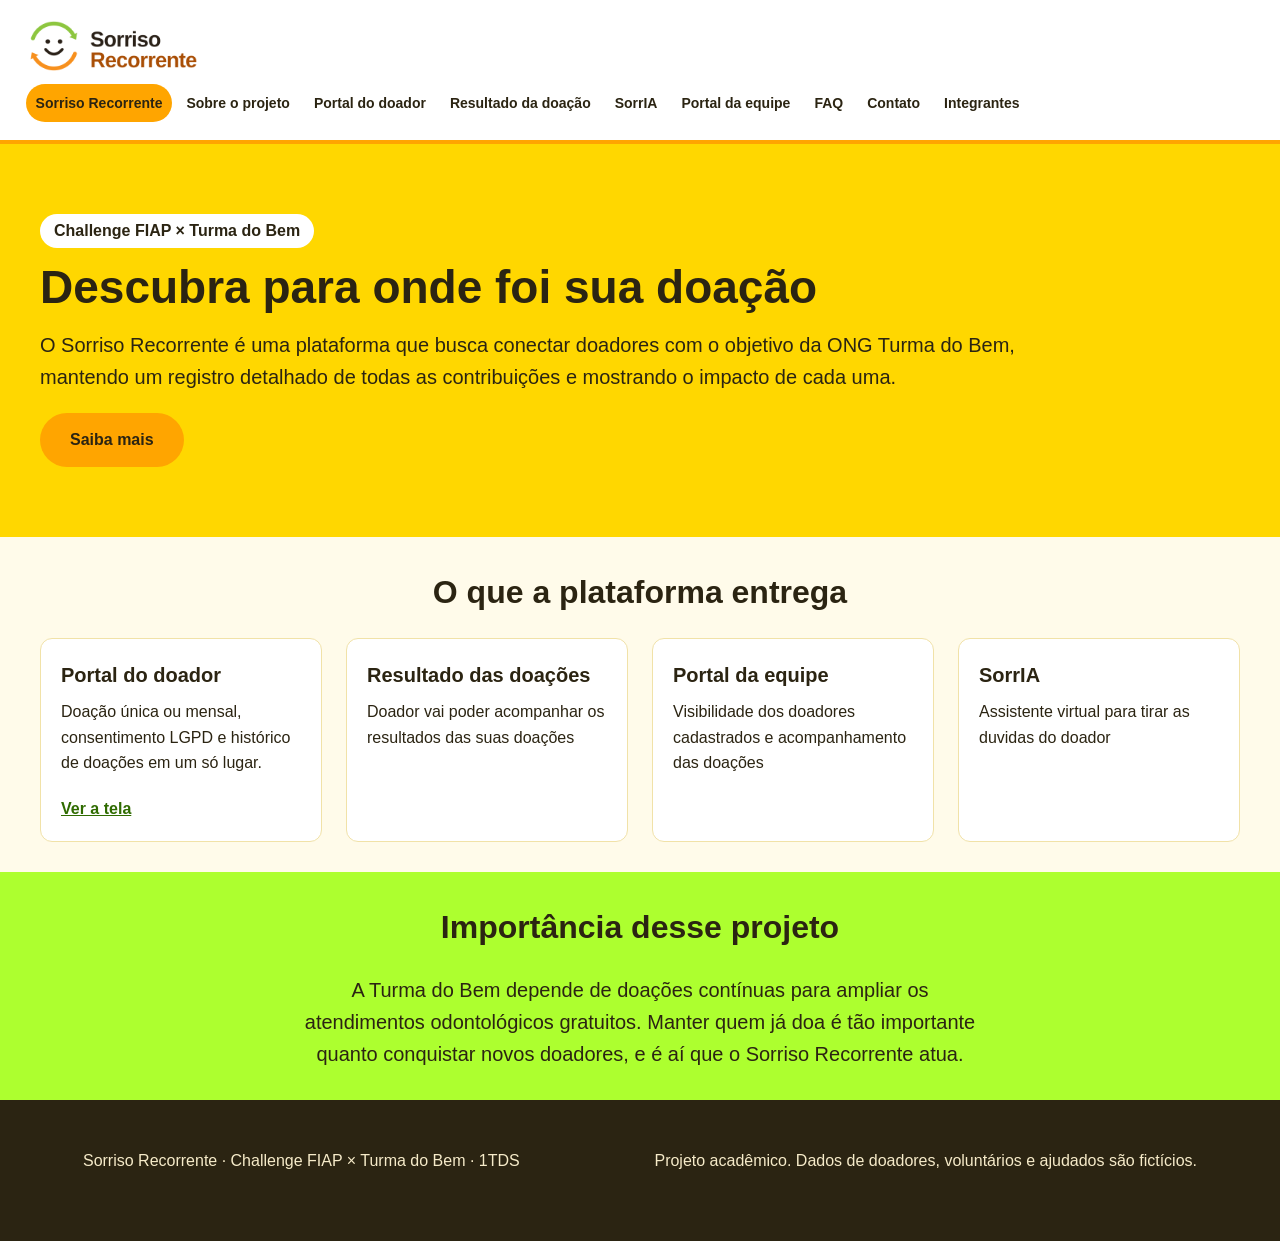
<file: index.html>
<!DOCTYPE html>
<html lang="pt-BR">
<head>
    <meta charset="UTF-8">
    <meta name="viewport" content="width=device-width, initial-scale=1.0">
    <title>Sorriso Recorrente</title>
    <link rel="stylesheet" href="./css/styles.css">
</head>
<body>
    <header class="header">
        <img class="logo" src="./img/logo.png" alt="Logo do Sorriso Recorrente"  width="94" height="70">
        <nav class="menu">
            <a class="btn ativo" href="index.html">Sorriso Recorrente</a>
            <a class="btn" href="sobre.html">Sobre o projeto</a>
            <a class="btn" href="doador.html">Portal do doador</a>
            <a class="btn" href="resultado.html">Resultado da doação</a>
            <a class="btn" href="sorria.html">SorrIA</a>
            <a class="btn" href="equipe.html">Portal da equipe</a>
            <a class="btn" href="faq.html">FAQ</a>
            <a class="btn" href="contato.html">Contato</a>
            <a class="btn" href="integrantes.html">Integrantes</a>
        </nav>
    </header>
    <main>
        <section class="hero">
            <div class="container hero">
                <p class="kicker">Challenge FIAP × Turma do Bem</p>
                <h1>Descubra para onde foi sua doação</h1>
                <p class="lead">O Sorriso Recorrente é uma plataforma que busca conectar doadores com o objetivo da ONG Turma do Bem, mantendo um registro detalhado de todas as contribuições e mostrando o impacto de cada uma.</p>
                <a class="btn" href="sobre.html">Saiba mais</a>
            </div>
        </section>
        <section>
            <div class="container">
                <h2>O que a plataforma entrega</h2>
                <div class="cards">
                    <article class="card">
                        <h3>Portal do doador</h3>
                        <p>Doação única ou mensal, consentimento LGPD e histórico de doações em um só lugar.</p>
                        <a href="">Ver a tela</a>
                    </article>
                    <article class="card">
                        <h3>Resultado das doações</h3>
                        <p>Doador vai poder acompanhar os resultados das suas doações</p>
                    </article>
                    <article class="card">
                        <h3>Portal da equipe</h3>
                        <p>Visibilidade dos doadores cadastrados e acompanhamento das doações</p>
                    </article>
                    <article class="card">
                        <h3>SorrIA</h3>
                        <p>Assistente virtual para tirar as duvidas do doador</p>
                    </article>
                </div>
            </div>
        </section>
        <section class="faixa-verde">
            <div class="container">
                <h2>Importância desse projeto</h2>
                <p>A Turma do Bem depende de doações contínuas para ampliar os atendimentos odontológicos gratuitos. Manter quem já doa é tão importante quanto conquistar novos doadores, e é aí que o Sorriso Recorrente atua.</p>
            </div>
        </section>
    </main>
    <footer class="footer">
        <section class="container footer">
            <p>Sorriso Recorrente · Challenge FIAP × Turma do Bem · 1TDS</p>
        </section>
        <section class="container footer">
            <p>Projeto acadêmico. Dados de doadores, voluntários e ajudados são fictícios.</p>
        </section>
    </footer>
</body>
</html>
</file>
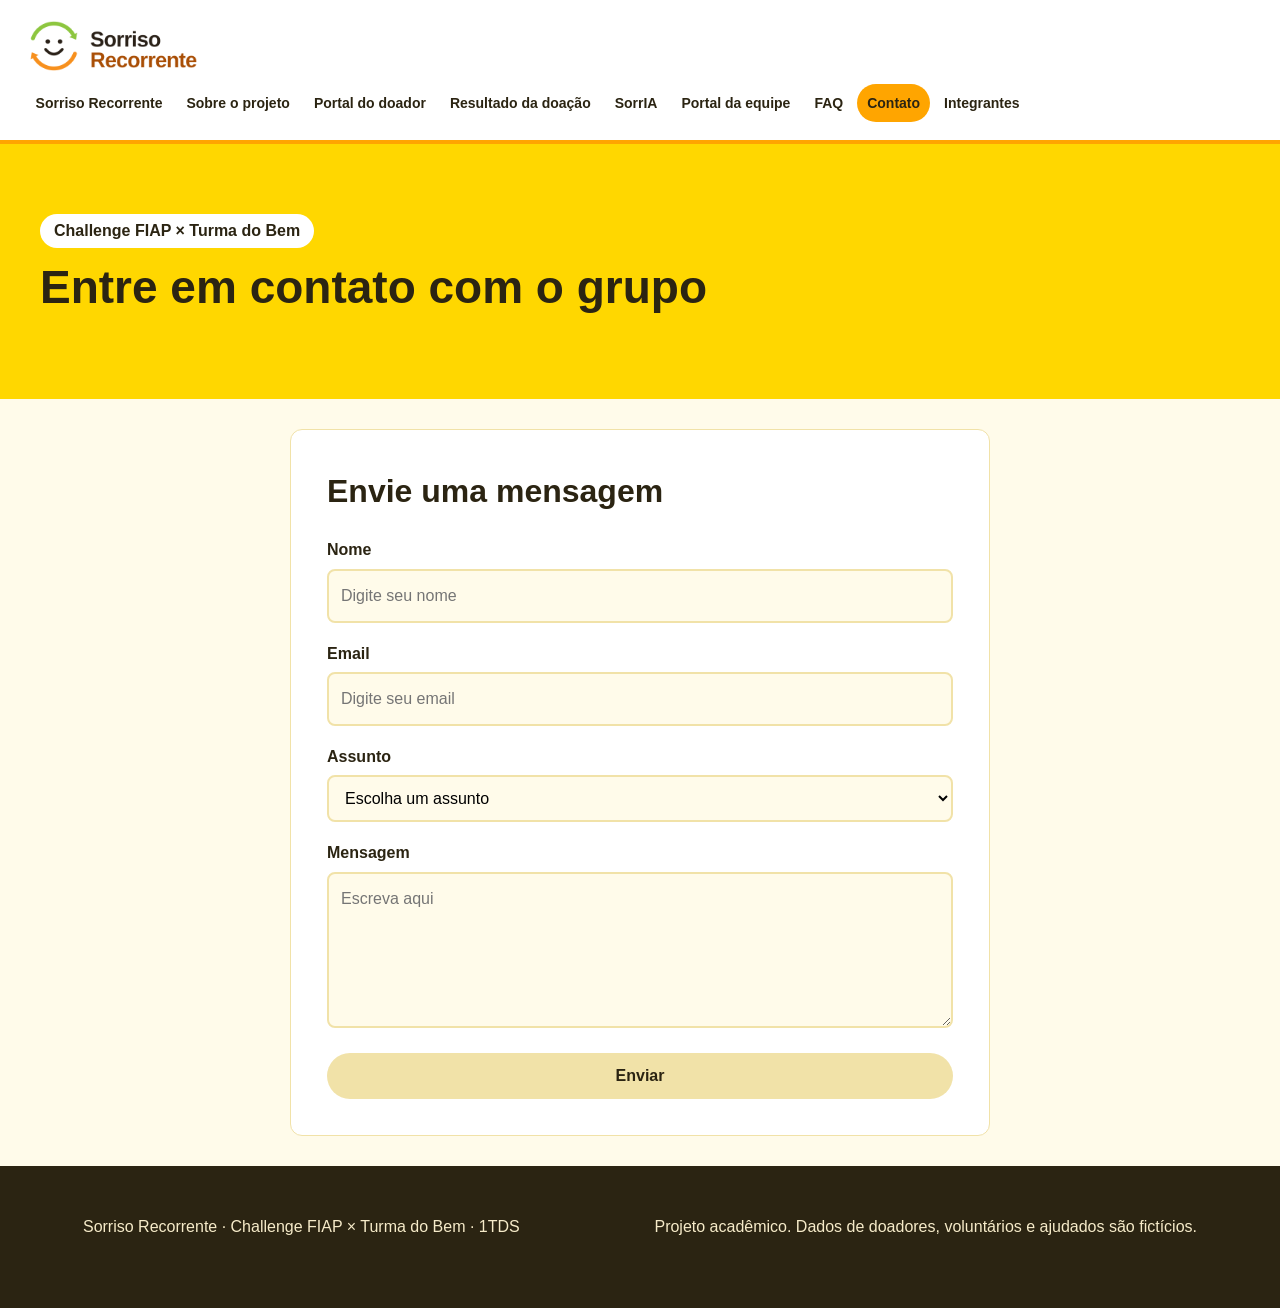
<file: contato.html>
<!DOCTYPE html>
<html lang="pt-BR">
<head>
    <meta charset="UTF-8">
    <meta name="viewport" content="width=device-width, initial-scale=1.0">
    <title>Contato</title>
    <link rel="stylesheet" href="./css/styles.css">
</head>
<body>
    <header class="header">
        <img class="logo" src="./img/logo.png" alt="Logo do Sorriso Recorrente"  width="94" height="70">
        <nav class="menu">
            <a class="btn" href="index.html">Sorriso Recorrente</a>
            <a class="btn" href="sobre.html">Sobre o projeto</a>
            <a class="btn" href="doador.html">Portal do doador</a>
            <a class="btn" href="resultado.html">Resultado da doação</a>
            <a class="btn" href="sorria.html">SorrIA</a>
            <a class="btn" href="equipe.html">Portal da equipe</a>
            <a class="btn" href="faq.html">FAQ</a>
            <a class="btn ativo" href="contato.html">Contato</a>
            <a class="btn" href="integrantes.html">Integrantes</a>
        </nav>
    </header>
    <main>
        <section class="hero">
            <div class="container hero">
                <p class="kicker">Challenge FIAP × Turma do Bem</p>
                <h1>Entre em contato com o grupo</h1>
            </div>
        </section>
        <section class="formulario">
            <form class="formulario" action="contato.html" method="get">
                <h2>Envie uma mensagem</h2>
                    <div class="form">
                        <label for="name">Nome</label>
                        <input required type="text" id="name" name="name" placeholder="Digite seu nome">
                    </div>
                    <div class="form">
                        <label for="email">Email</label>
                        <input inputmode="email" required type="email" id="email" name="email" placeholder="Digite seu email"> <!-- Required - Declara que é obrigatório -->
                    </div>
                    <div class="form">
                        <label for="assunto">Assunto</label>
                        <select id="assunto" name="assunto">
                            <option value="">Escolha um assunto</option>
                            <option value="duvida">Dúvida sobre o projeto</option>
                            <option value="sugestao">Sugestão</option>
                            <option value="outro">Outro assunto</option>
                        </select>
                    </div>
                    <div class="form">
                        <label for="mensagem">Mensagem</label>
                        <textarea id="mensagem" name="mensagem" rows="5" placeholder="Escreva aqui"></textarea>
                    </div>
                <button class="botao" type="submit">Enviar</button>
            </form>
        </section>
    </main>
    <footer class="footer">
        <section class="container footer">
            <p>Sorriso Recorrente · Challenge FIAP × Turma do Bem · 1TDS</p>
        </section>
        <section class="container footer">
            <p>Projeto acadêmico. Dados de doadores, voluntários e ajudados são fictícios.</p>
        </section>
    </footer>
</body>
</html>
</file>
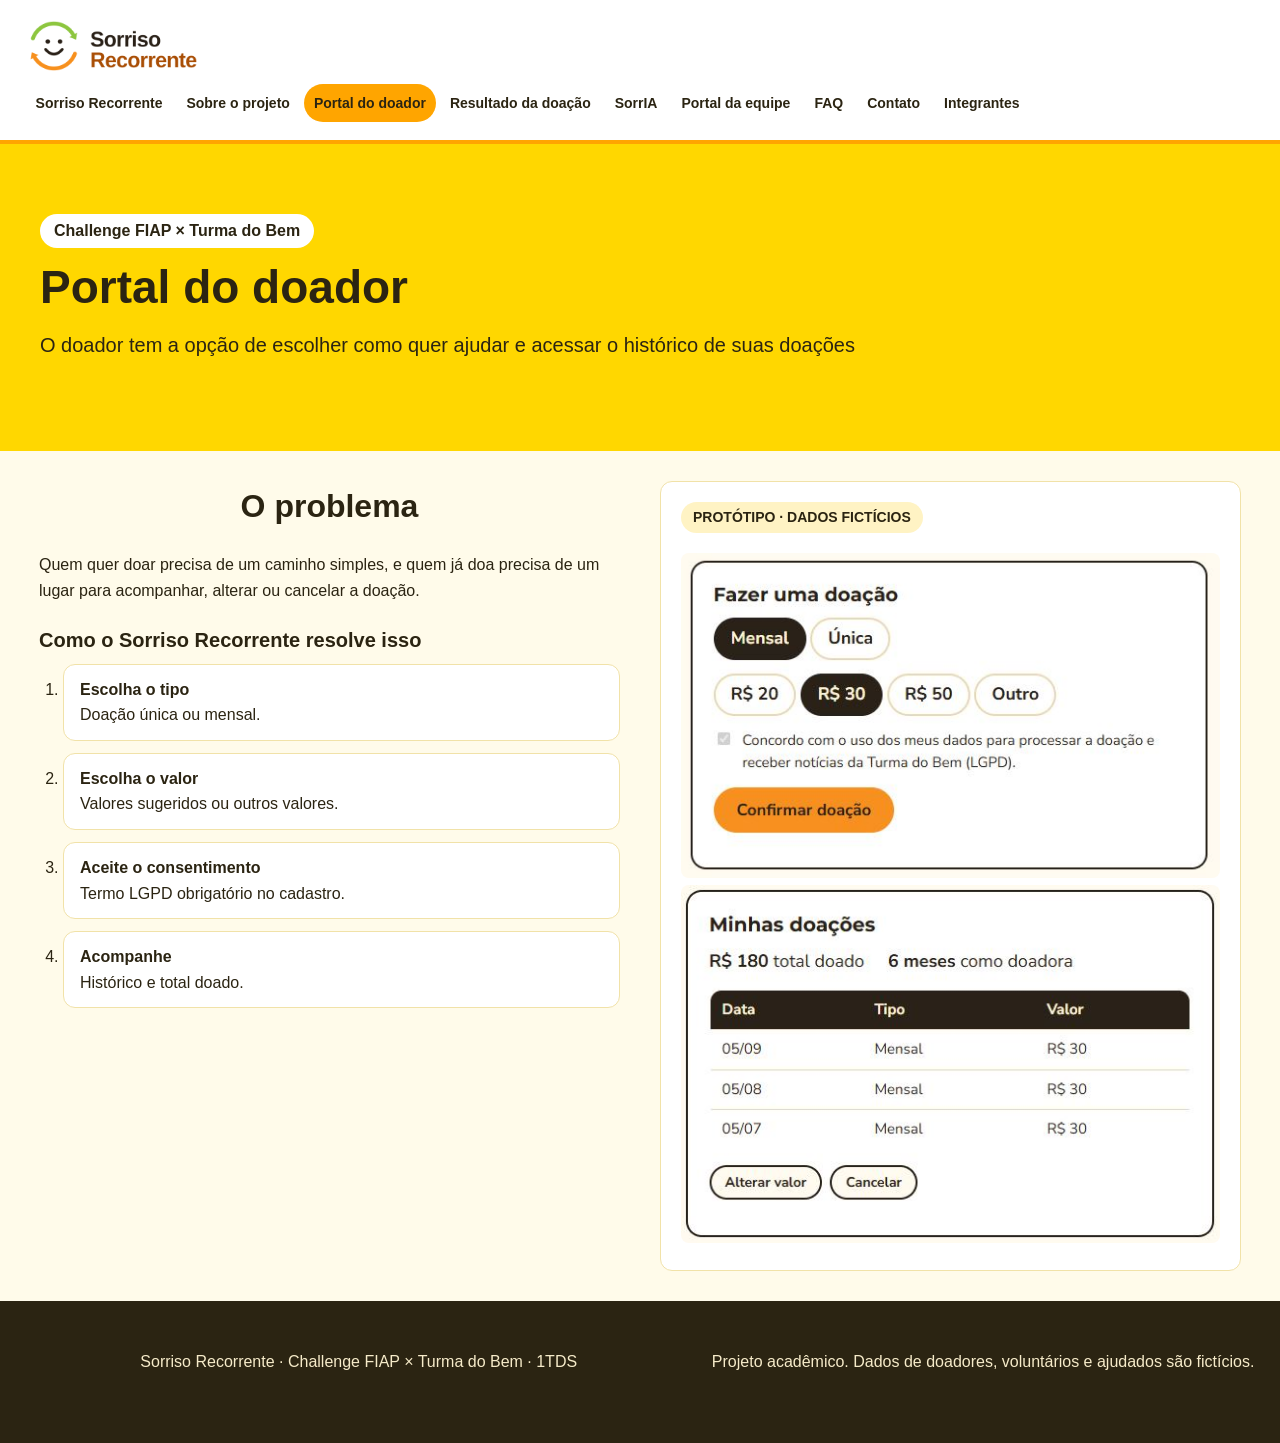
<file: doador.html>
<!DOCTYPE html>
<html lang="pt-BR">
<head>
    <meta charset="UTF-8">
    <meta name="viewport" content="width=device-width, initial-scale=1.0">
    <title>Portal do doador</title>
    <link rel="stylesheet" href="./css/styles.css">
</head>
<body>
    <header class="header">
        <img class="logo" src="./img/logo.png" alt="Logo do Sorriso Recorrente"  width="94" height="70">
        <nav class="menu">
            <a class="btn" href="index.html">Sorriso Recorrente</a>
            <a class="btn" href="sobre.html">Sobre o projeto</a>
            <a class="btn ativo" href="doador.html">Portal do doador</a>
            <a class="btn" href="resultado.html">Resultado da doação</a>
            <a class="btn" href="sorria.html">SorrIA</a>
            <a class="btn" href="equipe.html">Portal da equipe</a>
            <a class="btn" href="faq.html">FAQ</a>
            <a class="btn" href="contato.html">Contato</a>
            <a class="btn" href="integrantes.html">Integrantes</a>
        </nav>
    </header>
    <main>
        <section class="hero">
            <div class="container hero">
                <p class="kicker">Challenge FIAP × Turma do Bem</p>
                <h1>Portal do doador</h1>
                <p class="lead">O doador tem a opção de escolher como quer ajudar e acessar o histórico de suas doações</p>
            </div>
        </section>
        <section class="container-principal">
            <div class="container">
                <h2>O problema</h2>
                <p>Quem quer doar precisa de um caminho simples, e quem já doa precisa de um lugar para acompanhar, alterar ou cancelar a doação.</p>
                <h3>Como o Sorriso Recorrente resolve isso</h3>
                <ol class="lista">
                    <li><strong>Escolha o tipo</strong><span>Doação única ou mensal.</span></li>
                    <li><strong>Escolha o valor</strong><span>Valores sugeridos ou outros valores.</span></li>
                    <li><strong>Aceite o consentimento</strong><span>Termo LGPD obrigatório no cadastro.</span></li>
                    <li><strong>Acompanhe</strong><span>Histórico e total doado.</span></li>
                </ol>
            </div>
            <div class="container imagem">
                <p>Protótipo · dados fictícios</p>
                <img src="./img/doador.valores.JPG" alt="Protótipo do portal do doador exibindo valores para doação">
                <img src="./img/doador.historico.JPG" alt="Protótipo do portal do doador exibindo histórico das doações">
            </div>
        </section>
    </main>
    <footer class="footer">
        <section class="container footer">
            <p>Sorriso Recorrente · Challenge FIAP × Turma do Bem · 1TDS</p>
        </section>
        <section>
            <p>Projeto acadêmico. Dados de doadores, voluntários e ajudados são fictícios.</p>
        </section>
    </footer>
</body>
</html>
</file>
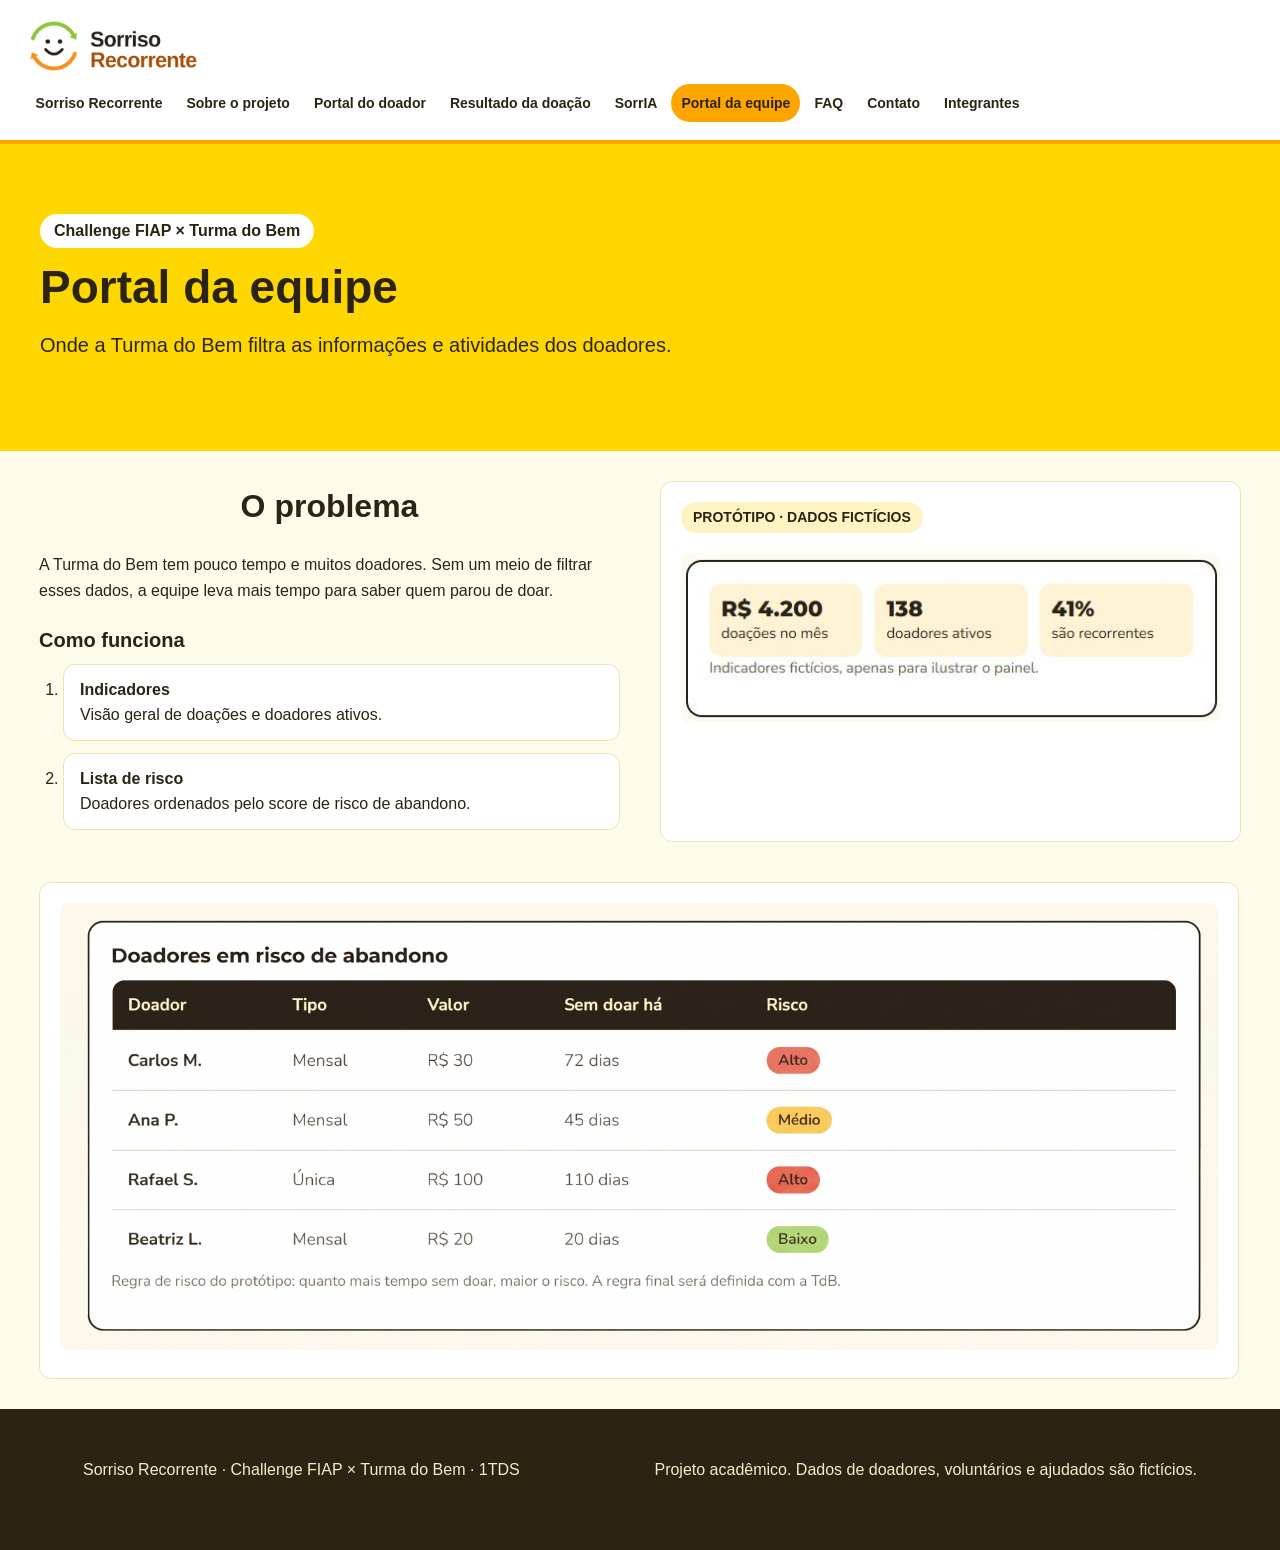
<file: equipe.html>
<!DOCTYPE html>
<html lang="pt-BR">
<head>
    <meta charset="UTF-8">
    <meta name="viewport" content="width=device-width, initial-scale=1.0">
    <title>Portal da equipe</title>
    <link rel="stylesheet" href="./css/styles.css">
</head>
<body>
    <header class="header">
        <img class="logo" src="./img/logo.png" alt="Logo do Sorriso Recorrente"  width="94" height="70">
        <nav class="menu">
            <a class="btn" href="index.html">Sorriso Recorrente</a>
            <a class="btn" href="sobre.html">Sobre o projeto</a>
            <a class="btn" href="doador.html">Portal do doador</a>
            <a class="btn" href="resultado.html">Resultado da doação</a>
            <a class="btn" href="sorria.html">SorrIA</a>
            <a class="btn ativo" href="equipe.html">Portal da equipe</a>
            <a class="btn" href="faq.html">FAQ</a>
            <a class="btn" href="contato.html">Contato</a>
            <a class="btn" href="integrantes.html">Integrantes</a>
        </nav>
    </header>
    <main>
        <section class="hero">
            <div class="container hero">
                <p class="kicker">Challenge FIAP × Turma do Bem</p>
                <h1>Portal da equipe</h1>
                <p class="lead">Onde a Turma do Bem filtra as informações e atividades dos doadores.</p>
            </div>
        </section>
        <section class="container-principal">
            <div class="container">
                <h2>O problema</h2>
                <p>A Turma do Bem tem pouco tempo e muitos doadores. Sem um meio de filtrar esses dados, a equipe leva mais tempo para saber quem parou de doar.</p>
                <h3>Como funciona</h3>
                <ol class="lista">
                    <li><strong>Indicadores</strong><span>Visão geral de doações e doadores ativos.</span></li>
                    <li><strong>Lista de risco</strong><span>Doadores ordenados pelo score de risco de abandono.</span></li>
                </ol>
            </div>
            <div class="container imagem">
                <p>Protótipo · dados fictícios</p>
                <img src="./img/visao.indicadores.JPG" alt="Protótipo do portal do doador exibindo histórico das doações">
            </div>
            <div class="container imagem">
                <img src="./img/lista.risco.jpg" alt="Protótipo do portal da equipe exibindo a lista de risco">
            </div>
        </section>
    </main>
    <footer class="footer">
        <section class="container footer">
            <p>Sorriso Recorrente · Challenge FIAP × Turma do Bem · 1TDS</p>
        </section>
        <section class="container footer">
            <p>Projeto acadêmico. Dados de doadores, voluntários e ajudados são fictícios.</p>
        </section>
    </footer>
</body>
</html>
</file>
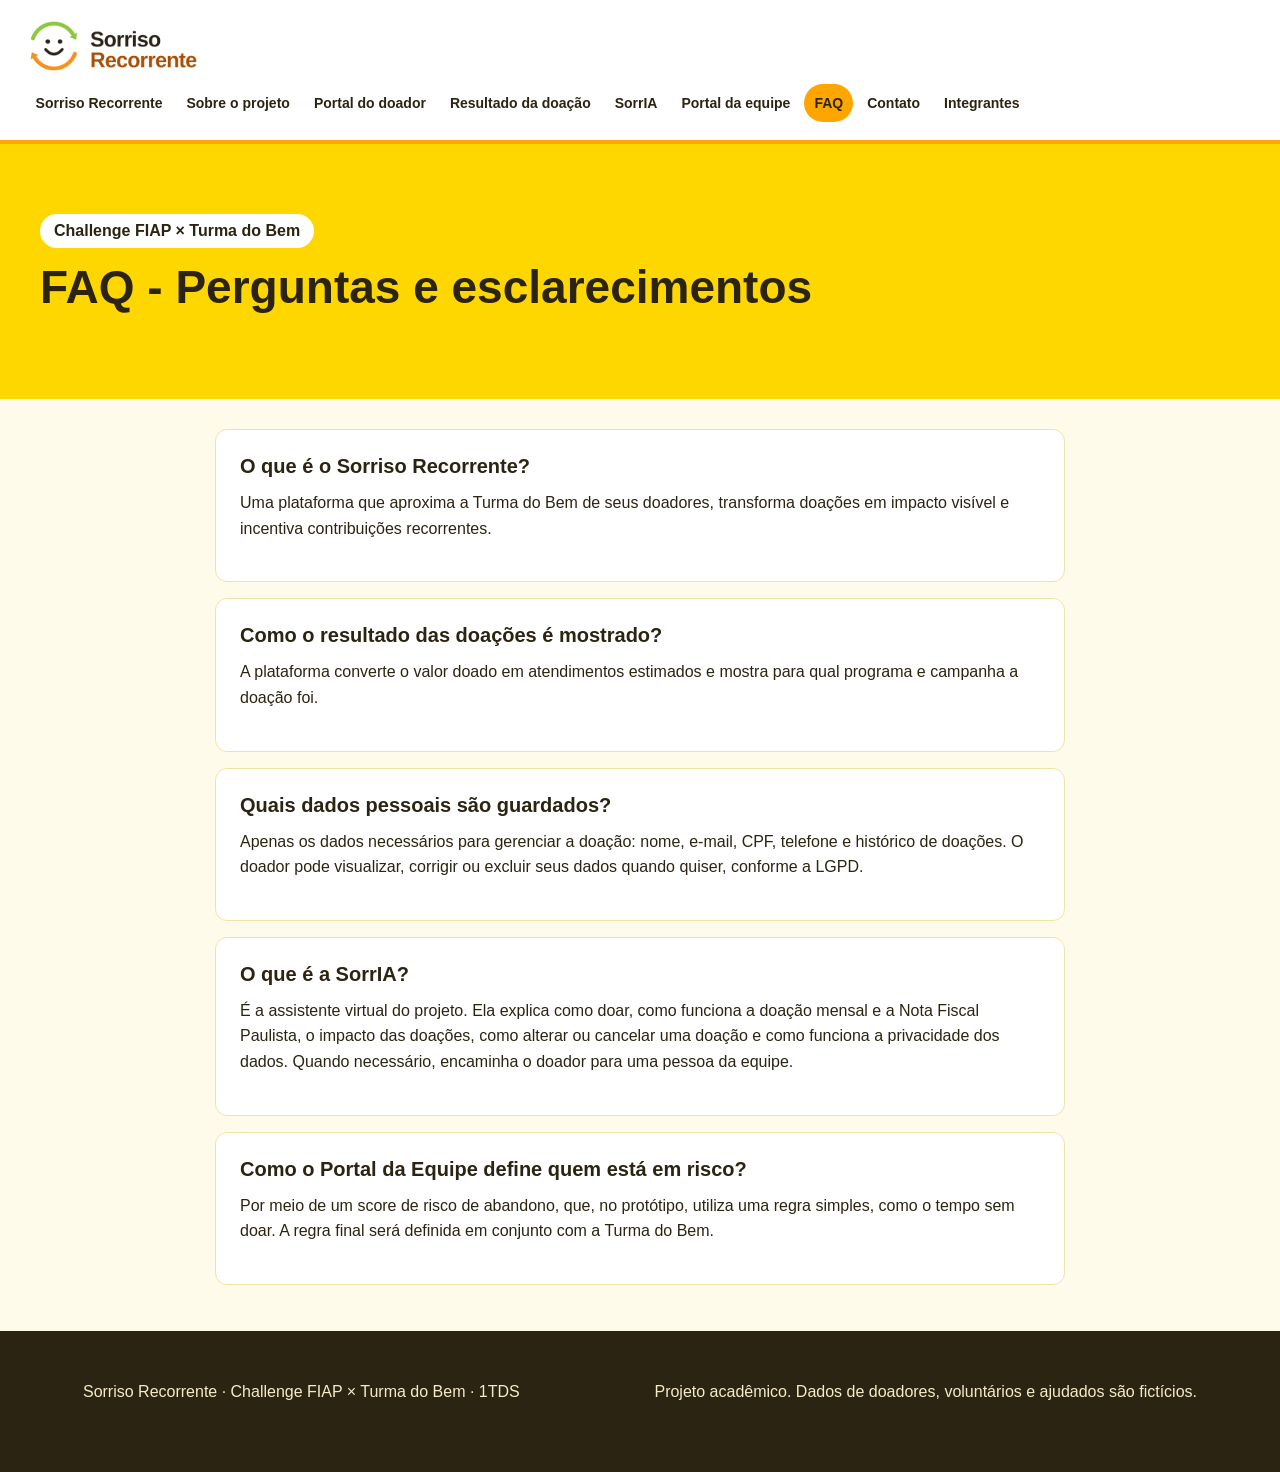
<file: faq.html>
<!DOCTYPE html>
<html lang="pt-BR">
<head>
    <meta charset="UTF-8">
    <meta name="viewport" content="width=device-width, initial-scale=1.0">
    <title>Perguntas e esclarecimentos</title>
    <link rel="stylesheet" href="./css/styles.css">
</head>
<body>
    <header class="header">
        <img class="logo" src="./img/logo.png" alt="Logo do Sorriso Recorrente"  width="94" height="70">
        <nav class="menu">
            <a class="btn" href="index.html">Sorriso Recorrente</a>
            <a class="btn" href="sobre.html">Sobre o projeto</a>
            <a class="btn" href="doador.html">Portal do doador</a>
            <a class="btn" href="resultado.html">Resultado da doação</a>
            <a class="btn" href="sorria.html">SorrIA</a>
            <a class="btn" href="equipe.html">Portal da equipe</a>
            <a class="btn ativo" href="faq.html">FAQ</a>
            <a class="btn" href="contato.html">Contato</a>
            <a class="btn" href="integrantes.html">Integrantes</a>
        </nav>
    </header>
    <main>
        <section class="hero">
            <div class="container hero">
                <p class="kicker">Challenge FIAP × Turma do Bem</p>
                <h1>FAQ - Perguntas e esclarecimentos</h1>
            </div>
        </section>
        <section class="faq">
            <div class="container faq">
                <div class="faq">
                    <h3>O que é o Sorriso Recorrente?</h3>
                    <p>Uma plataforma que aproxima a Turma do Bem de seus doadores, transforma doações em impacto visível e incentiva contribuições recorrentes.</p>
                </div>
                <div class="faq">
                    <h3>Como o resultado das doações é mostrado?</h3>
                    <p>A plataforma converte o valor doado em atendimentos estimados e mostra para qual programa e campanha a doação foi.</p>
                </div>
                <div class="faq">
                    <h3>Quais dados pessoais são guardados?</h3>
                    <p>Apenas os dados necessários para gerenciar a doação: nome, e-mail, CPF, telefone e histórico de doações. O doador pode visualizar, corrigir ou excluir seus dados quando quiser, conforme a LGPD.</p>
                </div>
                <div class="faq">
                    <h3>O que é a SorrIA?</h3>
                    <p>É a assistente virtual do projeto. Ela explica como doar, como funciona a doação mensal e a Nota Fiscal Paulista, o impacto das doações, como alterar ou cancelar uma doação e como funciona a privacidade dos dados. Quando necessário, encaminha o doador para uma pessoa da equipe.</p>
                </div>
                <div class="faq">
                    <h3>Como o Portal da Equipe define quem está em risco?</h3>
                    <p>Por meio de um score de risco de abandono, que, no protótipo, utiliza uma regra simples, como o tempo sem doar. A regra final será definida em conjunto com a Turma do Bem.</p>
                </div>
            </div>
        </section>
    </main>
    <footer class="footer">
        <section class="container footer"           >
            <p>Sorriso Recorrente · Challenge FIAP × Turma do Bem · 1TDS</p>
        </section>
        <section class="container footer">
            <p>Projeto acadêmico. Dados de doadores, voluntários e ajudados são fictícios.</p>
        </section>
    </footer>
</body>
</html>
</file>
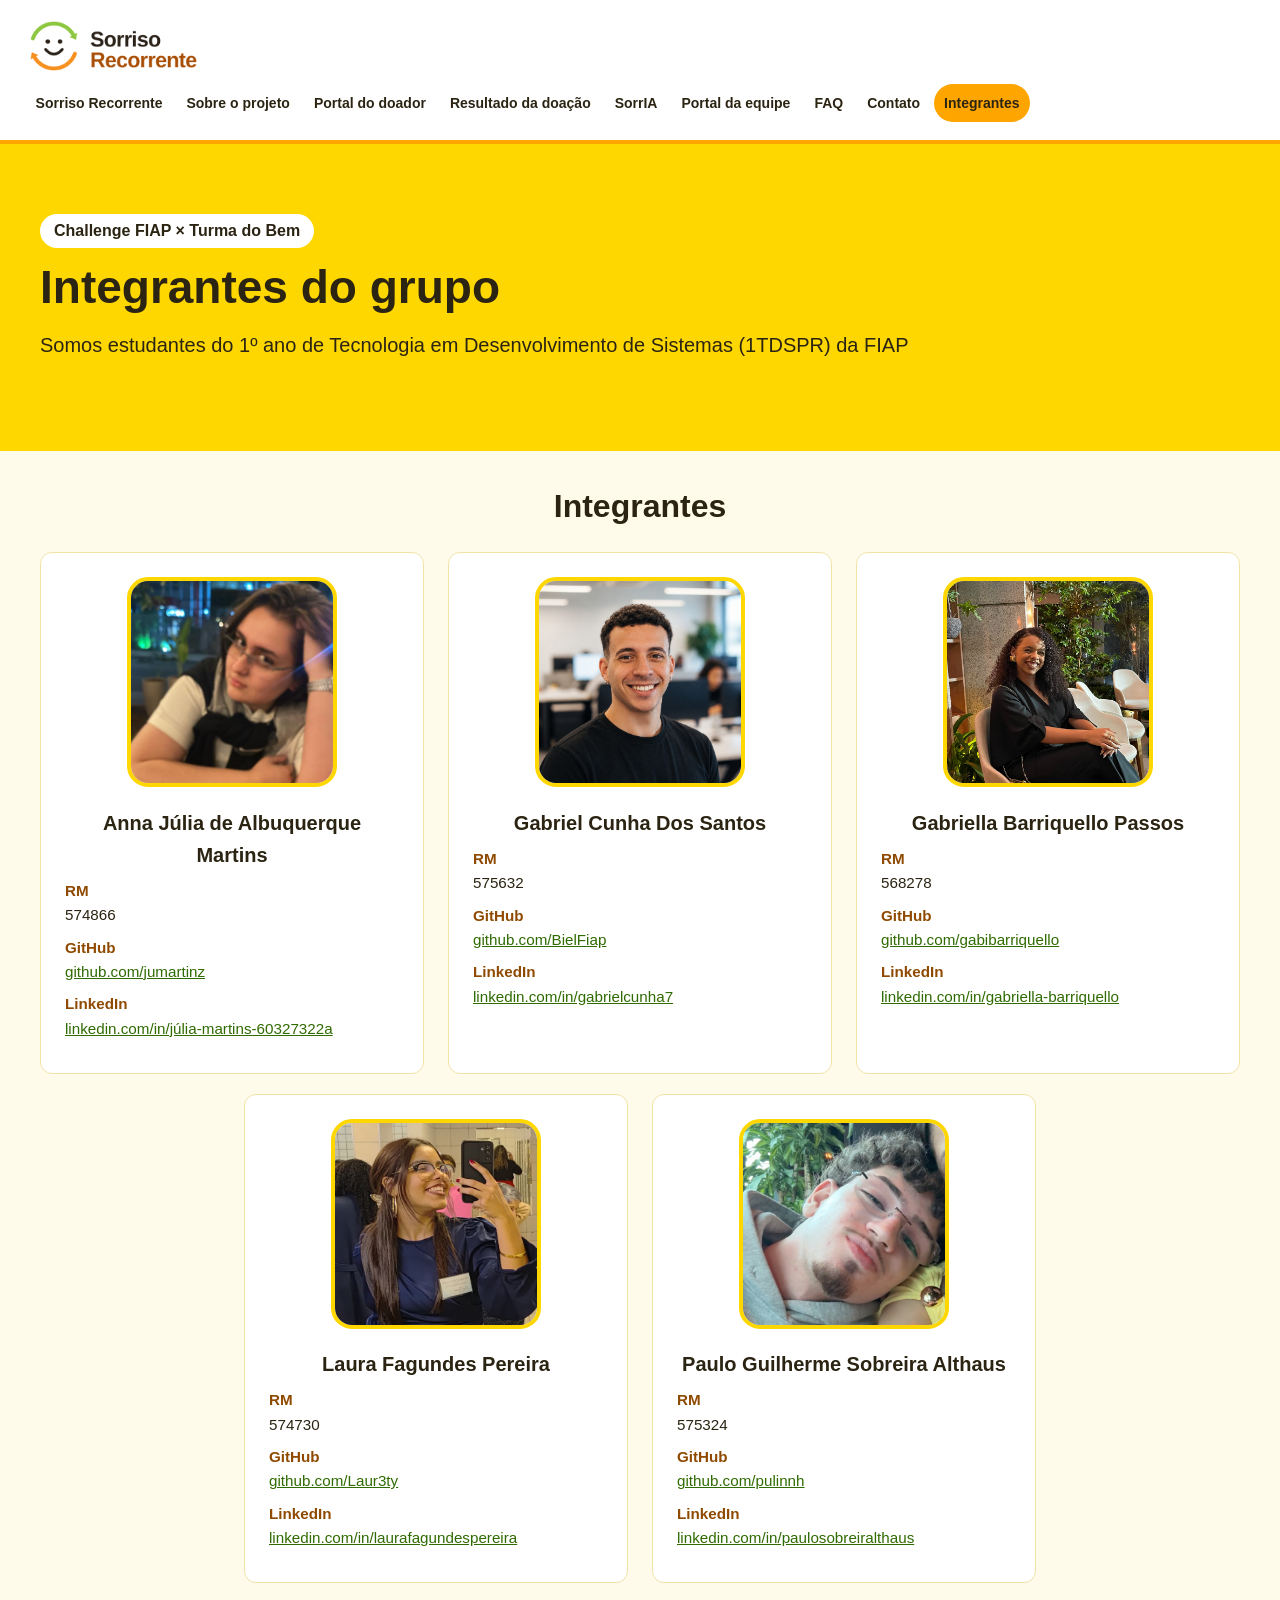
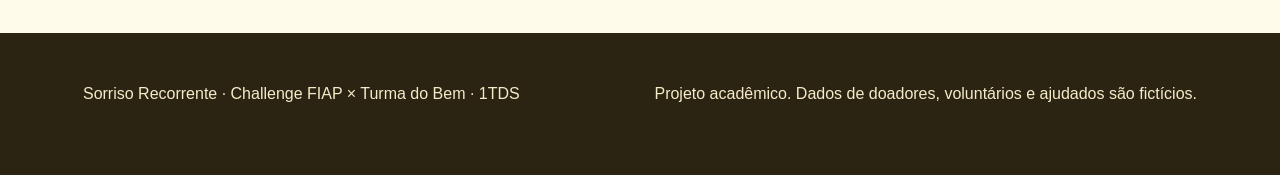
<file: integrantes.html>
<!DOCTYPE html>
<html lang="pt-BR">
<head>
    <meta charset="UTF-8">
    <meta name="viewport" content="width=device-width, initial-scale=1.0">
    <title>Integrantes</title>
    <link rel="stylesheet" href="./css/styles.css">
</head>
<body>
    <header class="header">
        <img class="logo" src="./img/logo.png" alt="Logo do Sorriso Recorrente"  width="94" height="70">
        <nav class="menu">
            <a class="btn" href="index.html">Sorriso Recorrente</a>
            <a class="btn" href="sobre.html">Sobre o projeto</a>
            <a class="btn" href="doador.html">Portal do doador</a>
            <a class="btn" href="resultado.html">Resultado da doação</a>
            <a class="btn" href="sorria.html">SorrIA</a>
            <a class="btn" href="equipe.html">Portal da equipe</a>
            <a class="btn" href="faq.html">FAQ</a>
            <a class="btn" href="contato.html">Contato</a>
            <a class="btn ativo" href="integrantes.html">Integrantes</a>
        </nav>
    </header>
    <main>
        <section class="hero">
            <div class="container hero">
                <p class="kicker">Challenge FIAP × Turma do Bem</p>
                <h1>Integrantes do grupo</h1>
                <p class="lead">Somos estudantes do 1º ano de Tecnologia em Desenvolvimento de Sistemas (1TDSPR) da FIAP</p>
            </div>
        </section>
        <section class="integrantes">
            <div class="container integrantes">
                <h2>Integrantes</h2>
                <div class="integrantes">
                    <article class="integrante">
                        <img src="img/annajulia.jpeg" alt="Anna Júlia de Albuquerque Martins" width="120" height="120">
                        <h3>Anna Júlia de Albuquerque Martins</h3>
                        <dl>
                            <dt>RM</dt><dd>574866</dd>
                            <dt>GitHub</dt><dd><a href="https://github.com/jumartinz" target="_blank">github.com/jumartinz</a></dd>
                            <dt>LinkedIn</dt><dd><a href="https://linkedin.com/in/júlia-martins-60327322a" target="_blank">linkedin.com/in/júlia-martins-60327322a</a></dd>
                        </dl>
                    </article>
                    <article class="integrante">
                        <img src="./img/gabriel.jpeg" alt="Gabriel Cunha Dos Santos" width="120" height="120">
                        <h3>Gabriel Cunha Dos Santos</h3>
                        <dl>
                            <dt>RM</dt><dd>575632</dd>
                            <dt>GitHub</dt><dd><a href="https://github.com/BielFiap" target="_blank">github.com/BielFiap</a></dd>
                            <dt>LinkedIn</dt><dd><a href="https://www.linkedin.com/in/gabrielcunha7" target="_blank">linkedin.com/in/gabrielcunha7</a></dd>
                        </dl>
                    </article>
                    <article class="integrante">
                        <img src="./img/gabi.jpeg" alt="Gabriella Barriquello Passos" width="120" height="120">
                        <h3>Gabriella Barriquello Passos</h3>
                        <dl>
                            <dt>RM</dt><dd>568278</dd>
                            <dt>GitHub</dt><dd><a href="https://github.com/gabibarriquello" target="_blank">github.com/gabibarriquello</a></dd>
                            <dt>LinkedIn</dt><dd><a href="https://www.linkedin.com/in/gabriella-barriquello" target="_blank">linkedin.com/in/gabriella-barriquello</a></dd>
                        </dl>
                    </article>
                    <article class="integrante">
                        <img src="./img/laura.jpeg" alt="Laura Fagundes Pereira" width="120" height="120">
                        <h3>Laura Fagundes Pereira</h3>
                        <dl>
                            <dt>RM</dt><dd>574730</dd>
                            <dt>GitHub</dt><dd><a href="https://github.com/Laur3ty" target="_blank">github.com/Laur3ty</a></dd>
                            <dt>LinkedIn</dt><dd><a href="https://www.linkedin.com/in/laurafagundespereira" target="_blank">linkedin.com/in/laurafagundespereira</a></dd>
                        </dl>
                    </article>
                    <article class="integrante">
                        <img src="img/Paulo Sobreira.jpeg" alt="Paulo Guilherme Sobreira Althaus" width="120" height="120">
                        <h3>Paulo Guilherme Sobreira Althaus</h3>
                        <dl>
                            <dt>RM</dt><dd>575324</dd>
                            <dt>GitHub</dt><dd><a href="https://github.com/pulinnh" target="_blank">github.com/pulinnh</a></dd>
                            <dt>LinkedIn</dt><dd><a href="https://linkedin.com/in/paulosobreiralthaus" target="_blank">linkedin.com/in/paulosobreiralthaus</a></dd>
                        </dl>
                    </article>
                </div>
            </div>
        </section>
    </main>
    <footer class="footer">
        <section class="container footer">
            <p>Sorriso Recorrente · Challenge FIAP × Turma do Bem · 1TDS</p>
        </section>
        <section class="container footer">
            <p>Projeto acadêmico. Dados de doadores, voluntários e ajudados são fictícios.</p>
        </section>
    </footer>
</body>
</html>
</file>
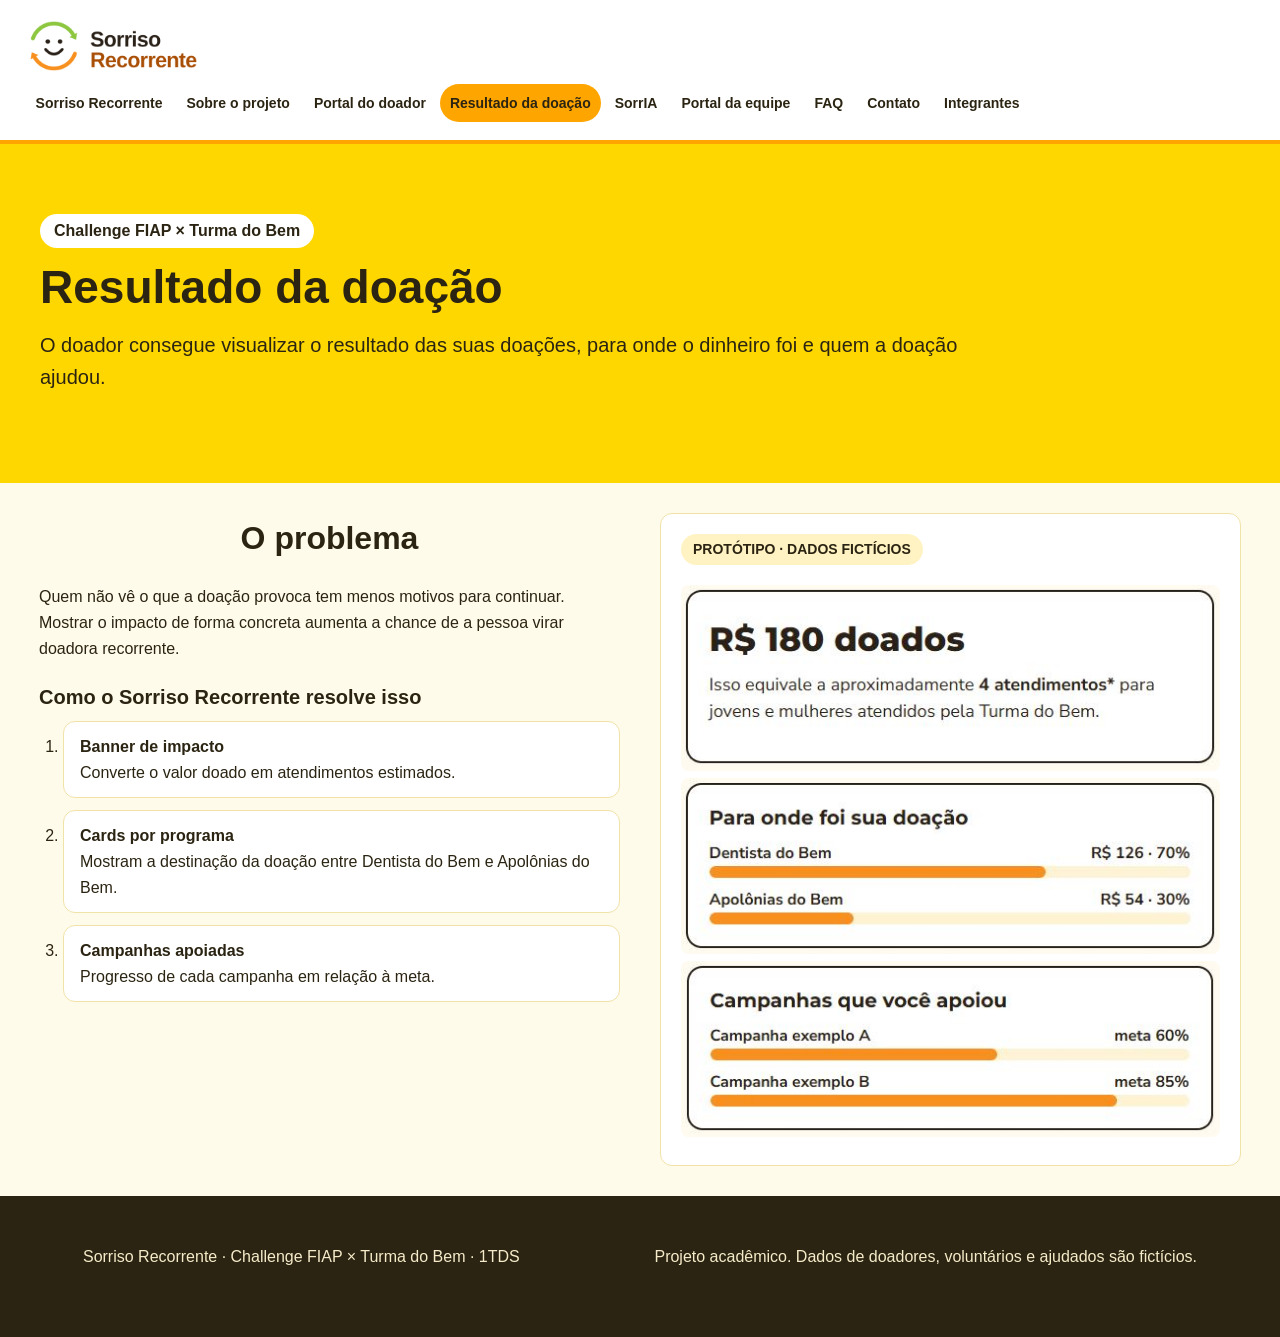
<file: resultado.html>
<!DOCTYPE html>
<html lang="pt-BR">
<head>
    <meta charset="UTF-8">
    <meta name="viewport" content="width=device-width, initial-scale=1.0">
    <title>Resultado da doação</title>
    <link rel="stylesheet" href="./css/styles.css">
</head>
<body>
    <header class="header">
        <img class="logo" src="./img/logo.png" alt="Logo do Sorriso Recorrente"  width="94" height="70">
        <nav class="menu">
            <a class="btn" href="index.html">Sorriso Recorrente</a>
            <a class="btn" href="sobre.html">Sobre o projeto</a>
            <a class="btn" href="doador.html">Portal do doador</a>
            <a class="btn ativo" href="resultado.html">Resultado da doação</a>
            <a class="btn" href="sorria.html">SorrIA</a>
            <a class="btn" href="equipe.html">Portal da equipe</a>
            <a class="btn" href="faq.html">FAQ</a>
            <a class="btn" href="contato.html">Contato</a>
            <a class="btn" href="integrantes.html">Integrantes</a>
        </nav>
    </header>
    <main>
        <section class="hero">
            <div class="container hero">
                <p class="kicker">Challenge FIAP × Turma do Bem</p>
                <h1>Resultado da doação</h1>
                <p class="lead">O doador consegue visualizar o resultado das suas doações, para onde o dinheiro foi e quem a doação ajudou.</p>
            </div>
        </section>
        <section class="container-principal">
            <div class="container">
                <h2>O problema</h2>
                <p>Quem não vê o que a doação provoca tem menos motivos para continuar. Mostrar o impacto de forma concreta aumenta a chance de a pessoa virar doadora recorrente.</p>
                <h3>Como o Sorriso Recorrente resolve isso</h3>
                <ol class="lista">
                    <li><strong>Banner de impacto</strong><span>Converte o valor doado em atendimentos estimados.</span></li>
                    <li><strong>Cards por programa</strong><span>Mostram a destinação da doação entre Dentista do Bem e Apolônias do Bem.</span></li>
                    <li><strong>Campanhas apoiadas</strong><span>Progresso de cada campanha em relação à meta.</span></li>
                </ol>
            </div>
            <div class="container imagem">
                <p>Protótipo · dados fictícios</p>
                <img src="./img/valor.doado.JPG" alt="Protótipo do portal dos resultados exibindo o valor da doação convertido em atendimentos estimados">
                <img src="./img/programa.JPG" alt="Protótipo do portal dos resultados exibindo a destinação das doações">
                <img src="./img/campanhas.apoiadas.JPG" alt="Protótipo do portal dos resultados exibindo as campanhas apoiadas">
            </div>
        </section>
    </main>
    <footer class="footer">
        <section class="container footer">
            <p>Sorriso Recorrente · Challenge FIAP × Turma do Bem · 1TDS</p>
        </section>
        <section class="container footer">
            <p>Projeto acadêmico. Dados de doadores, voluntários e ajudados são fictícios.</p>
        </section>
    </footer>
</body>
</html>
</file>
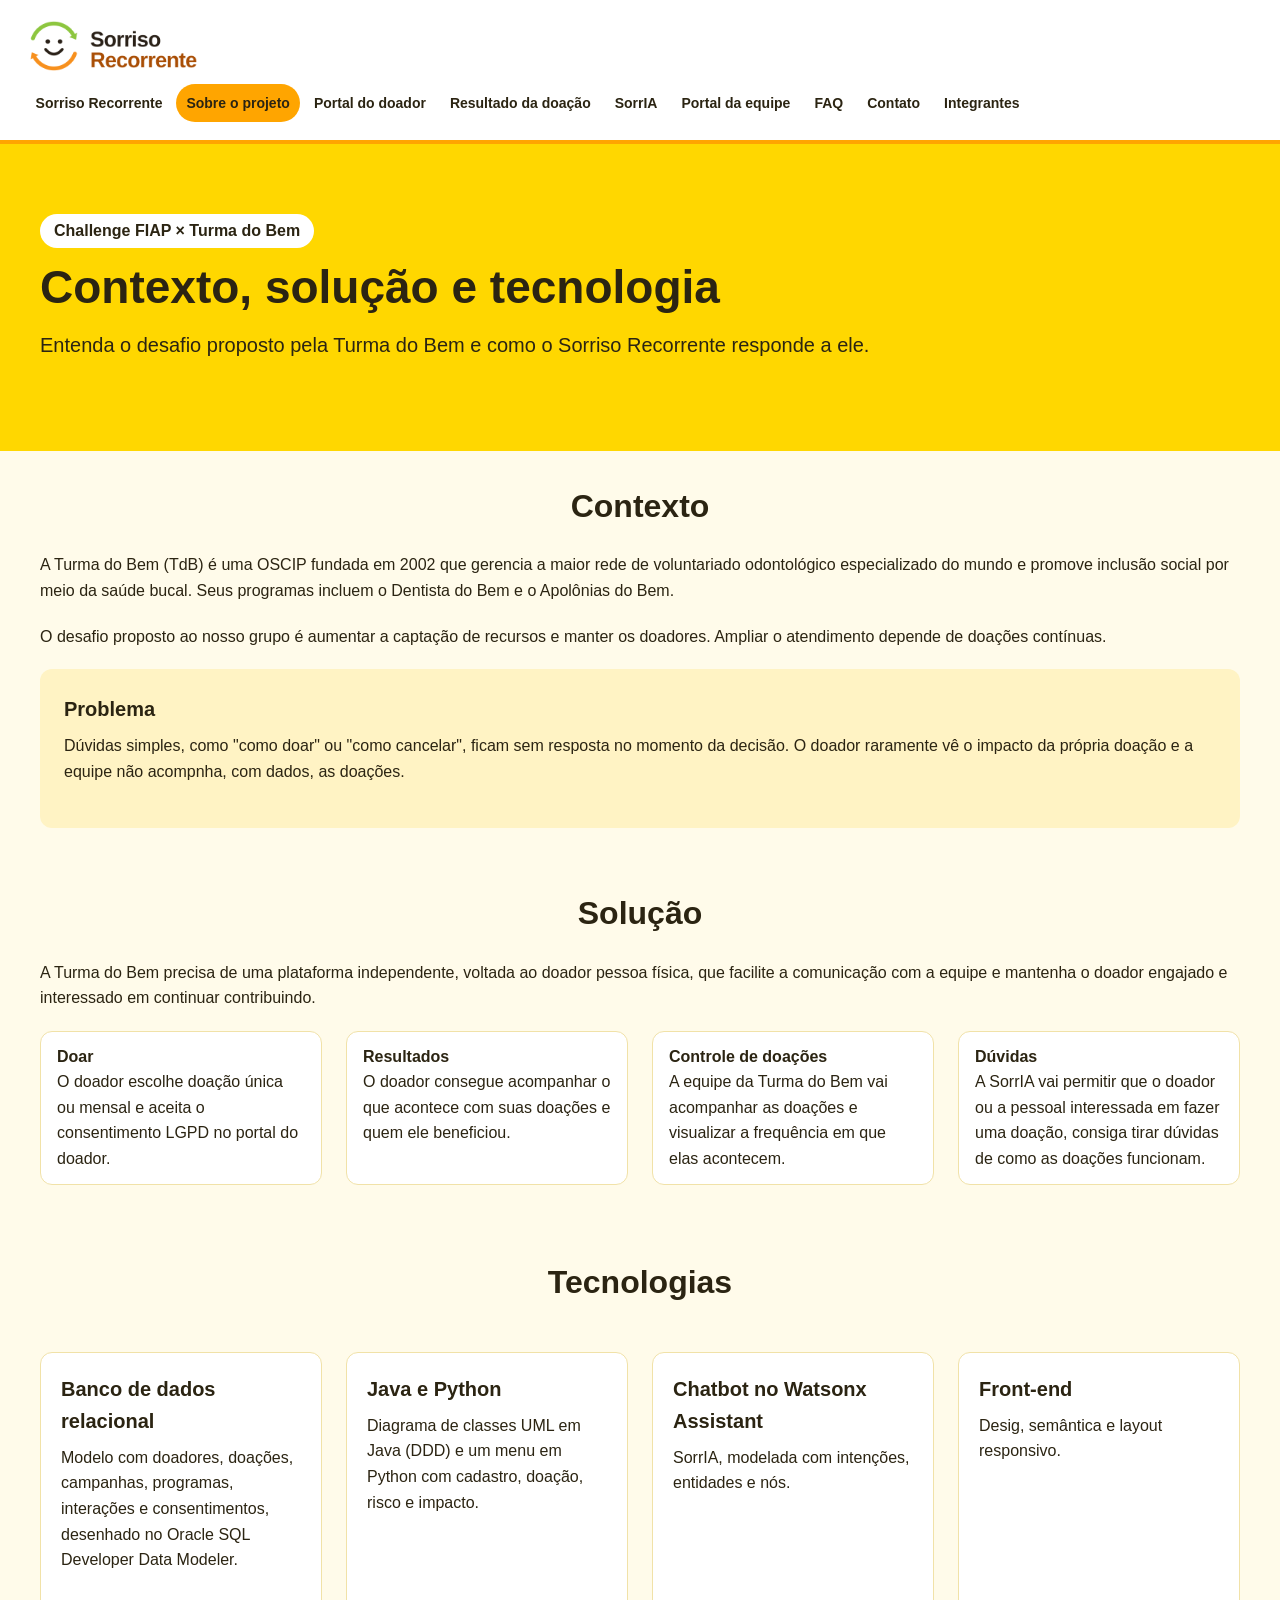
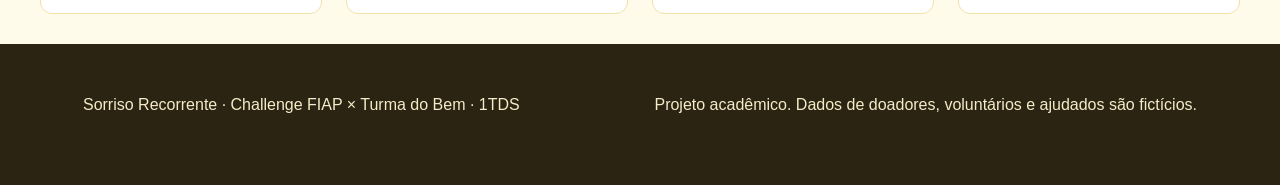
<file: sobre.html>
<!DOCTYPE html>
<html lang="pt-BR">
<head>
    <meta charset="UTF-8">
    <meta name="viewport" content="width=device-width, initial-scale=1.0">
    <title>Sobre o projeto Sorriso Recorrente</title>
    <link rel="stylesheet" href="./css/styles.css">
</head>
<body>
    <header class="header">
        <img class="logo" src="./img/logo.png" alt="Logo do Sorriso Recorrente"  width="94" height="70">
        <nav class="menu">
            <a class="btn" href="index.html">Sorriso Recorrente</a>
            <a class="btn ativo" href="sobre.html">Sobre o projeto</a>
            <a class="btn" href="doador.html">Portal do doador</a>
            <a class="btn" href="resultado.html">Resultado da doação</a>
            <a class="btn" href="sorria.html">SorrIA</a>
            <a class="btn" href="equipe.html">Portal da equipe</a>
            <a class="btn" href="faq.html">FAQ</a>
            <a class="btn" href="contato.html">Contato</a>
            <a class="btn" href="integrantes.html">Integrantes</a>
        </nav>
    </header>
    <main>
        <section class="hero">
            <div class="container hero">
                <p class="kicker">Challenge FIAP × Turma do Bem</p>
                <h1>Contexto, solução e tecnologia</h1>
                <p class="lead">Entenda o desafio proposto pela Turma do Bem e como o Sorriso Recorrente responde a ele.</p>
            </div>
        </section>
        <section class="sobre">
            <div class="container sobre">
                <div>
                    <h2>Contexto</h2>
                    <p>A Turma do Bem (TdB) é uma OSCIP fundada em 2002 que gerencia a maior rede de voluntariado odontológico especializado do mundo e promove inclusão social por meio da saúde bucal. Seus programas incluem o Dentista do Bem e o Apolônias do Bem.</p>
                    <p>O desafio proposto ao nosso grupo é aumentar a captação de recursos e manter os doadores. Ampliar o atendimento depende de doações contínuas.</p>
                </div>
                <div>
                    <h3>Problema</h3>
                    <p>Dúvidas simples, como "como doar" ou "como cancelar", ficam sem resposta no momento da decisão. O doador raramente vê o impacto da própria doação e a equipe não acompnha, com dados, as doações.</p>
                </div>
            </div>
        </section>
        <section>
            <div class="container">
                <h2>Solução</h2>
                <p>A Turma do Bem precisa de uma plataforma independente, voltada ao doador pessoa física, que facilite a comunicação com a equipe e mantenha o doador engajado e interessado em continuar contribuindo.</p>
                <ol class="lista lista-grade">
                    <li><strong>Doar</strong><span>O doador escolhe doação única ou mensal e aceita o consentimento LGPD no portal do doador.</span></li>
                    <li><strong>Resultados</strong><span>O doador consegue acompanhar o que acontece com suas doações e quem ele beneficiou.</span></li>
                    <li><strong>Controle de doações</strong><span>A equipe da Turma do Bem vai acompanhar as doações e visualizar a frequência em que elas acontecem.</span></li>
                    <li><strong>Dúvidas</strong><span>A SorrIA vai permitir que o doador ou a pessoal interessada em fazer uma doação, consiga tirar dúvidas de como as doações funcionam.</span></li>
                </ol>
            </div>
        </section>
        <section class="tecnologias">
            <div class="container tecnologias">
                <h2>Tecnologias</h2>
                <div class="container tecnologia">
                    <h3>Banco de dados relacional</h3>
                    <p>Modelo com doadores, doações, campanhas, programas, interações e consentimentos, desenhado no Oracle SQL Developer Data Modeler.</p>
                </div>
                <div class="container tecnologia">
                    <h3>Java e Python</h3>
                    <p>Diagrama de classes UML em Java (DDD) e um menu em Python com cadastro, doação, risco e impacto.</p>
                </div>
                <div class="container tecnologia">
                    <h3>Chatbot no Watsonx Assistant</h3>
                    <p>SorrIA, modelada com intenções, entidades e nós.</p>
                </div>
                <div class="container tecnologia">
                    <h3>Front-end</h3>
                    <p>Desig, semântica e layout responsivo.</p>
                </div>
            </div>
        </section>
    </main>
    <footer class="footer">
        <section class="container footer">
            <p>Sorriso Recorrente · Challenge FIAP × Turma do Bem · 1TDS</p>
        </section>
        <section class="container footer">
            <p>Projeto acadêmico. Dados de doadores, voluntários e ajudados são fictícios.</p>
        </section>
    </footer>
</body>
</html>
</file>
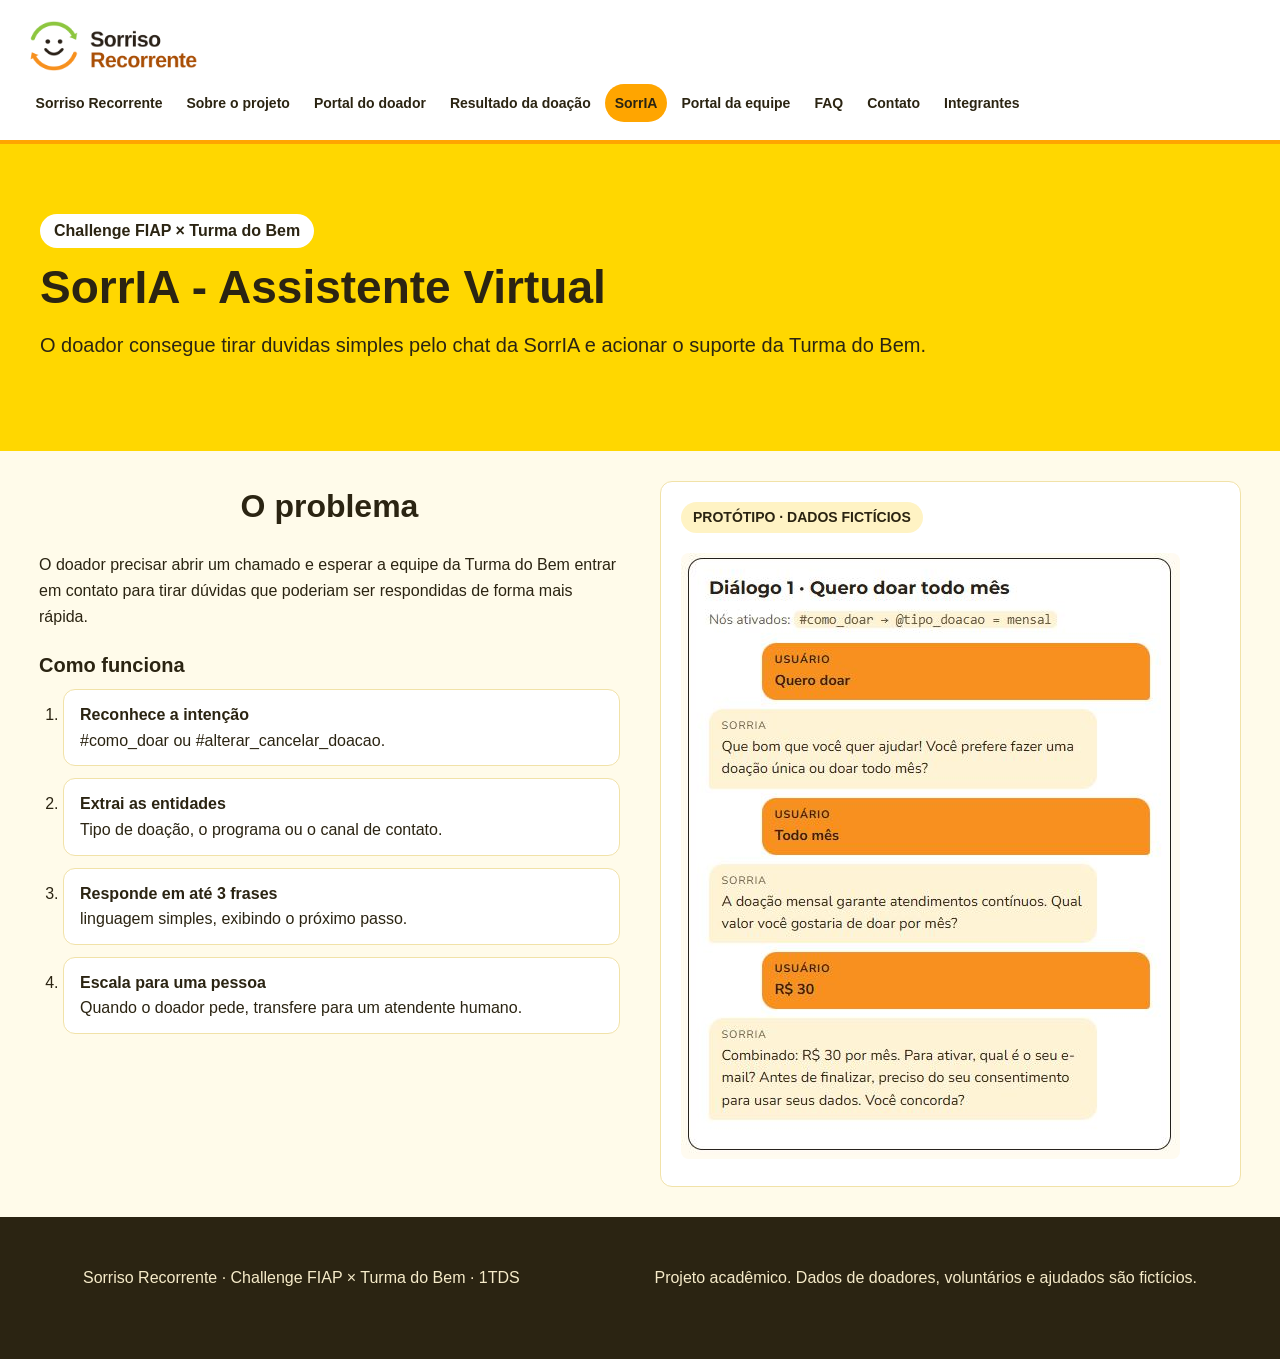
<file: sorria.html>
<!DOCTYPE html>
<html lang="pt-BR">
<head>
    <meta charset="UTF-8">
    <meta name="viewport" content="width=device-width, initial-scale=1.0">
    <title>SorrIA</title>
    <link rel="stylesheet" href="./css/styles.css">
</head>
<body>
    <header class="header">
        <img class="logo" src="./img/logo.png" alt="Logo do Sorriso Recorrente"  width="94" height="70">
        <nav class="menu">
            <a class="btn" href="index.html">Sorriso Recorrente</a>
            <a class="btn" href="sobre.html">Sobre o projeto</a>
            <a class="btn" href="doador.html">Portal do doador</a>
            <a class="btn" href="resultado.html">Resultado da doação</a>
            <a class="btn ativo" href="sorria.html">SorrIA</a>
            <a class="btn" href="equipe.html">Portal da equipe</a>
            <a class="btn" href="faq.html">FAQ</a>
            <a class="btn" href="contato.html">Contato</a>
            <a class="btn" href="integrantes.html">Integrantes</a>
        </nav>
    </header>
    <main>
        <section class="hero">
            <div class="container hero">
                <p class="kicker">Challenge FIAP × Turma do Bem</p>
                <h1>SorrIA - Assistente Virtual</h1>
                <p class="lead">O doador consegue tirar duvidas simples pelo chat da SorrIA e acionar o suporte da Turma do Bem.</p>
            </div>
        </section>
        <section class="container-principal">
            <div class="container">
                <h2>O problema</h2>
                <p>O doador precisar abrir um chamado e esperar a equipe da Turma do Bem entrar em contato para tirar dúvidas que poderiam ser respondidas de forma mais rápida.</p>
                <h3>Como funciona</h3>
                <ol class="lista">
                    <li><strong>Reconhece a intenção</strong><span>#como_doar ou #alterar_cancelar_doacao.</span></li>
                    <li><strong>Extrai as entidades</strong><span>Tipo de doação, o programa ou o canal de contato.</span></li>
                    <li><strong>Responde em até 3 frases</strong><span>linguagem simples, exibindo o próximo passo.</span></li>
                    <li><strong>Escala para uma pessoa</strong><span>Quando o doador pede, transfere para um atendente humano.</span></li>
                </ol>
            </div>
            <div class="container imagem">
                <p>Protótipo · dados fictícios</p>
                <img src="./img/sorrIA.JPG" alt="Protótipo do chat da SorrIA exibindo uma conversa com o doador">
            </div>
        </section>
    </main>
    <footer class="footer">
        <section class="container footer">
            <p>Sorriso Recorrente · Challenge FIAP × Turma do Bem · 1TDS</p>
        </section>
        <section class="container footer">
            <p>Projeto acadêmico. Dados de doadores, voluntários e ajudados são fictícios.</p>
        </section>
    </footer>
</body>
</html>
</file>
<file: css/styles.css>
/* Paleta de cor do site */
:root {
    --lima: #ADFF2F;
    --verde: #7CFC00;
    --amarelo: #FFD700;
    --laranja: #FFA500;
    --escuro: #2B2412;
    --creme: #FFFBEA;
    --borda: #F1E2A8;
}

* {
    margin: 0; 
    padding: 0; 
    box-sizing: border-box; 
}

body {
    font-family: "Segoe UI", Arial, sans-serif;
    line-height: 1.6;
    color: var(--escuro);
    background: var(--creme);
}

img { 
    max-width: 100%; 
    height: auto; 
}

a { 
    color: #2F6B00; 
}

h1 { 
    font-size: 46px; 
    line-height: 1.2; 
    margin-bottom: 14px;
}

h2 {
    font-size: 32px; 
    margin-bottom: 20px;
}

h3 {
    font-size: 20px;
    margin-bottom: 8px; 
}

p {
    margin-bottom: 20px;
}

.container {
    max-width: 1200px; 
    margin: 0 auto; 
}

main section { 
    padding: 30px 24px; 
}

/* Cabeçalho e rodapé */
.header, .footer {
    display: flex;
    flex-wrap: wrap;
    align-items: center;
    justify-content: space-between;
    gap: 10px 20px;
    padding: 18px 2%;
}

.header { 
    background: #fff; 
    border-bottom: 4px solid var(--laranja); 
}

.logo { 
    height: 56px; 
    width: auto; 
}

.menu {
    display: flex; 
    flex-wrap: wrap; 
    justify-content: center; 
    gap: 4px; 
}

.menu .btn {
    padding: 8px 10px;
    border-radius: 20px;
    color: var(--escuro);
    font-size: 14px;
    font-weight: bold;
    text-decoration: none;
}

.menu .btn:hover { 
    background: var(--amarelo); 
}

.menu .ativo {
    background: var(--laranja); 
}

.footer { 
    padding-block: 24px; 
    background: var(--escuro); 
    color: #F6EBC9; 
    font-size: 16px;
}

section.hero {
    padding: 70px 24px;
    background: var(--amarelo);
}

/* Challenge FIAP × Turma do Bem */
.kicker {
    display: inline-block;
    margin-bottom: 12px;
    padding: 4px 14px;
    border-radius: 20px;
    background: #fff;
    font-weight: bold;
}

.lead { 
    max-width: 980px; 
    font-size: 20px; 
}

.hero .btn {
    display: inline-block;
    padding: 14px 30px;
    border-radius: 30px;
    background: var(--laranja);
    color: var(--escuro);
    font-weight: bold;
    text-decoration: none;
}

/* Estilização dos blocos do site */
.card, .container.tecnologia, .container.imagem, .container.faq div, .integrante, .lista li, form.formulario {
    padding: 20px;
    border: 1px solid var(--borda);
    border-radius: 12px;
    background: #fff;
}   

/* Divide o espaço em 4 colunas iguais */
.cards, .container.tecnologias, .lista-grade {
    display: grid;
    grid-template-columns: repeat(4, 1fr);
    gap: 24px;
}

/* Ocupa a largura do grid - Mantém o h2 centralizado */ 
.container.tecnologias h2 { 
    grid-column: 1 / -1; 
}

.container.tecnologia {
    margin: 0; 
}
.card a { 
    font-weight: bold; 
}

.faixa-verde { 
    background: var(--lima); 
    text-align: center; 
}
.faixa-verde p { 
    max-width: 700px; 
    margin: 0 auto; 
    font-size: 20px}

/* Estilizar o problema */
.container.sobre div:last-child {
    padding: 24px;
    border-radius: 12px;
    background: #FFF3C4;
}

.lista { 
    padding-left: 24px; 
}

.lista li {
    margin-bottom: 12px; 
    padding: 12px 16px; 
}

.lista strong { 
    display: block; 
}
.lista-grade { 
    margin-top: 20px; 
    padding-left: 0; 
    list-style: none;
}

.container-principal { 
    display: flex; 
    flex-wrap: wrap; 
    gap: 40px; 
    max-width: 1250px; 
    margin: 0 auto; 
}

.container-principal .container { 
    flex: 1 1 45%; 
    margin: 0; 
}

.container.imagem p {
    display: inline-block;
    padding: 4px 12px;
    border-radius: 20px;
    background: #FFF3C4;
    font-size: 14px;
    font-weight: bold;
    text-transform: uppercase;
}

.container.imagem img { 
    border-radius: 8px; 
}

/* Estilização do FAQ */
.container.faq { 
    max-width: 850px; 
}

.container.faq div { 
    margin-bottom: 16px; 
    padding: 20px 24px; 
}

/* Estilização do formulário*/
form.formulario { 
    max-width: 700px; 
    margin: 0 auto; 
    padding: 36px; 
}

.form { 
    margin-bottom: 18px; 
}

label { 
    display: block; 
    margin-bottom: 6px; 
    font-weight: bold; 
}

input, select, textarea {
    width: 100%;
    padding: 12px;
    border: 2px solid var(--borda);
    border-radius: 8px;
    background: var(--creme);
    font: inherit;
}

input:focus, select:focus, textarea:focus { 
    outline: none; 
    border-color: var(--laranja); 
}

.botao {
    width: 100%;
    padding: 14px;
    border: 0;
    border-radius: 30px;
    background: var(--borda);
    color: var(--escuro);
    font-size: 16px;
    font-weight: bold;
    cursor: pointer;
}

.botao:hover { 
    background: var(--amarelo); 
}

.container h2 { 
    text-align: center; 
}

/* Estilização da página de integrantes */
.container > .integrantes {
    display: flex;
    flex-wrap: wrap; 
    justify-content: center;
    gap: 2%;
}

.integrante { 
    width: 32%; 
    margin-bottom: 20px; 
    padding: 24px; 
    text-align: center; 
}

.integrante img { 
    width: 210px; 
    height: 210px; 
    margin: 0 auto 12px; 
    border: 4px solid var(--amarelo); 
    border-radius: 10%; 
}

.integrante dl { 
    text-align: left; 
    font-size: .95rem; 
}

.integrante dt { 
    font-weight: bold; 
    color: #8F4A00; 
}

.integrante dd { 
    margin-bottom: 8px; 
    overflow-wrap: anywhere; 
}

/* Telas grandes (>= 1300px) */
@media (min-width: 1300px) {
    body { 
        font-size: 18px; 
    }
    .header, footer.footer { 
        padding-left: 8%; 
        padding-right: 8%; 
    } 
}

/*  Telas menores (< 992px): tudo em uma coluna  */
@media (max-width: 991px) {
    .cards, .container.tecnologias, .lista-grade {
        grid-template-columns: 1fr; 
}
    .container.sobre {
        flex-direction: column; 
    }
    .secao-demo .container {
        flex-basis: 100%; 
    }
    .integrante {
        width: 100%; 
    }
}
</file>
